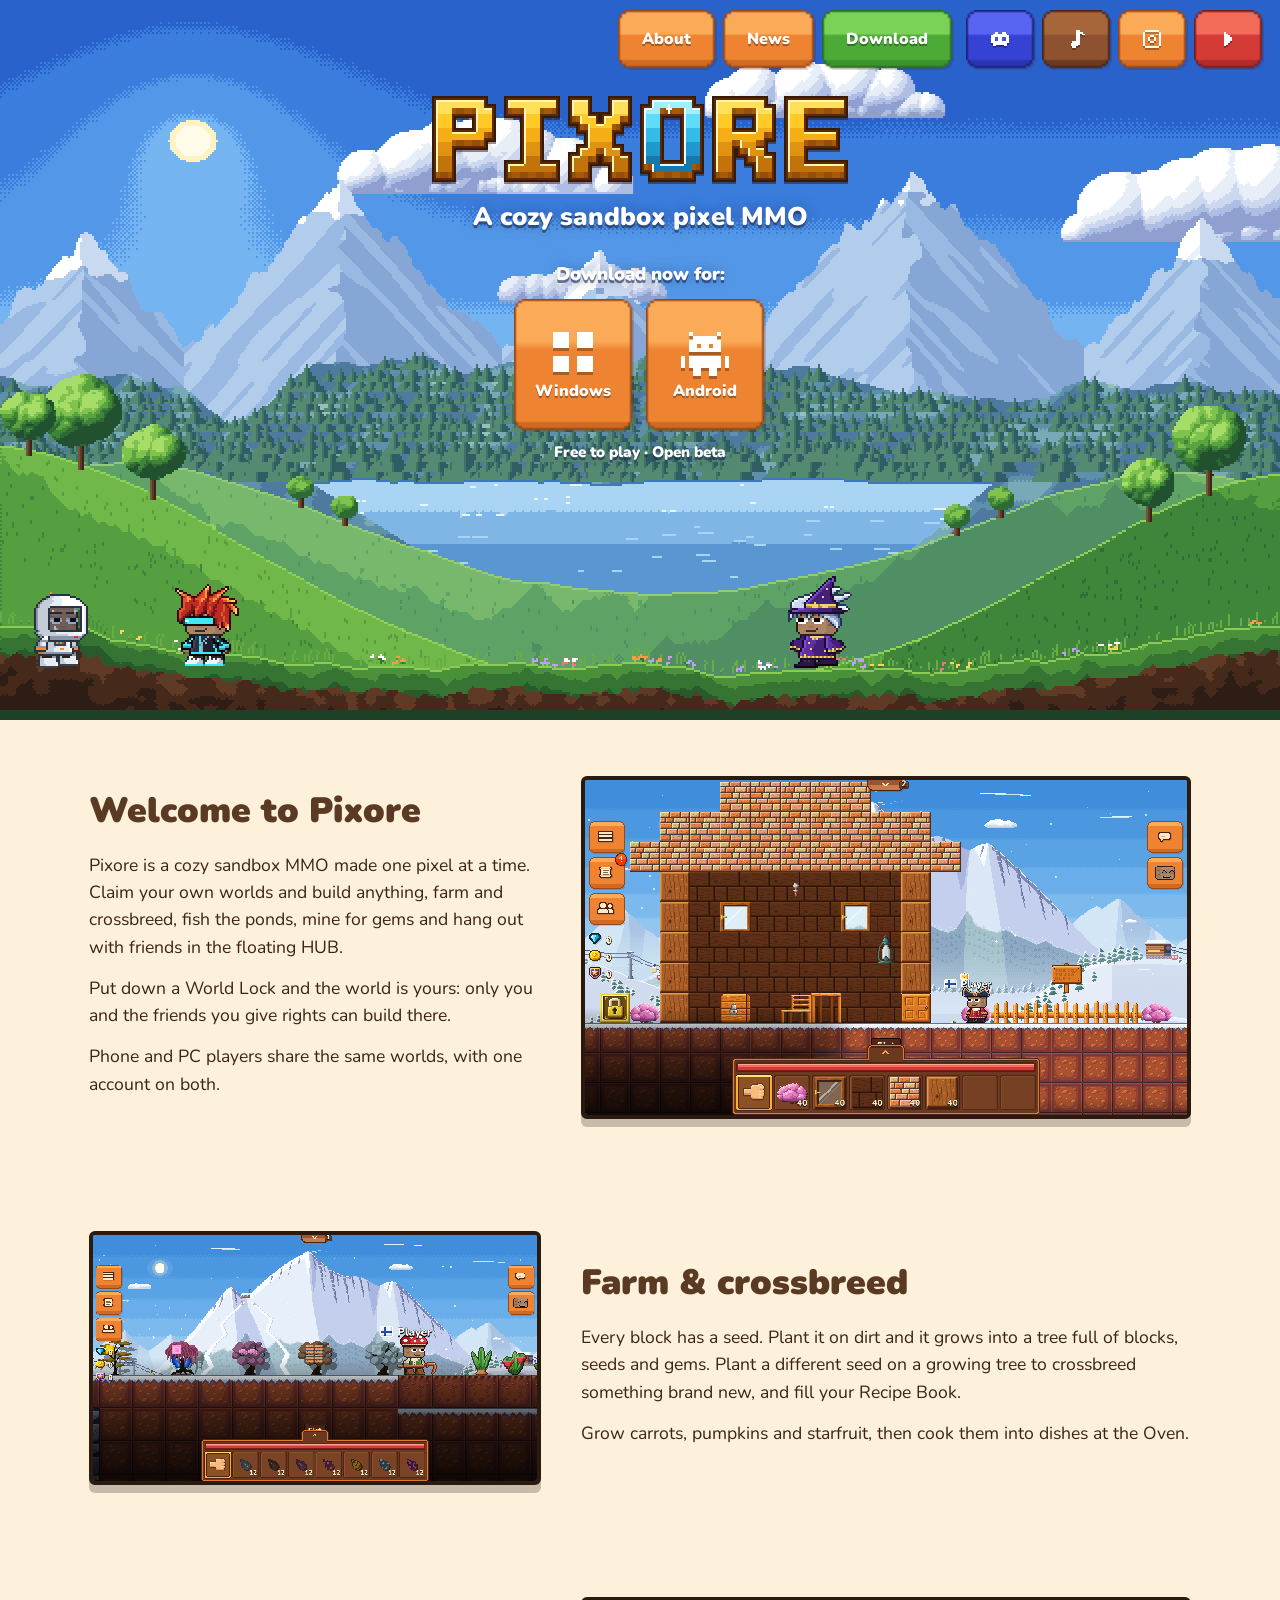
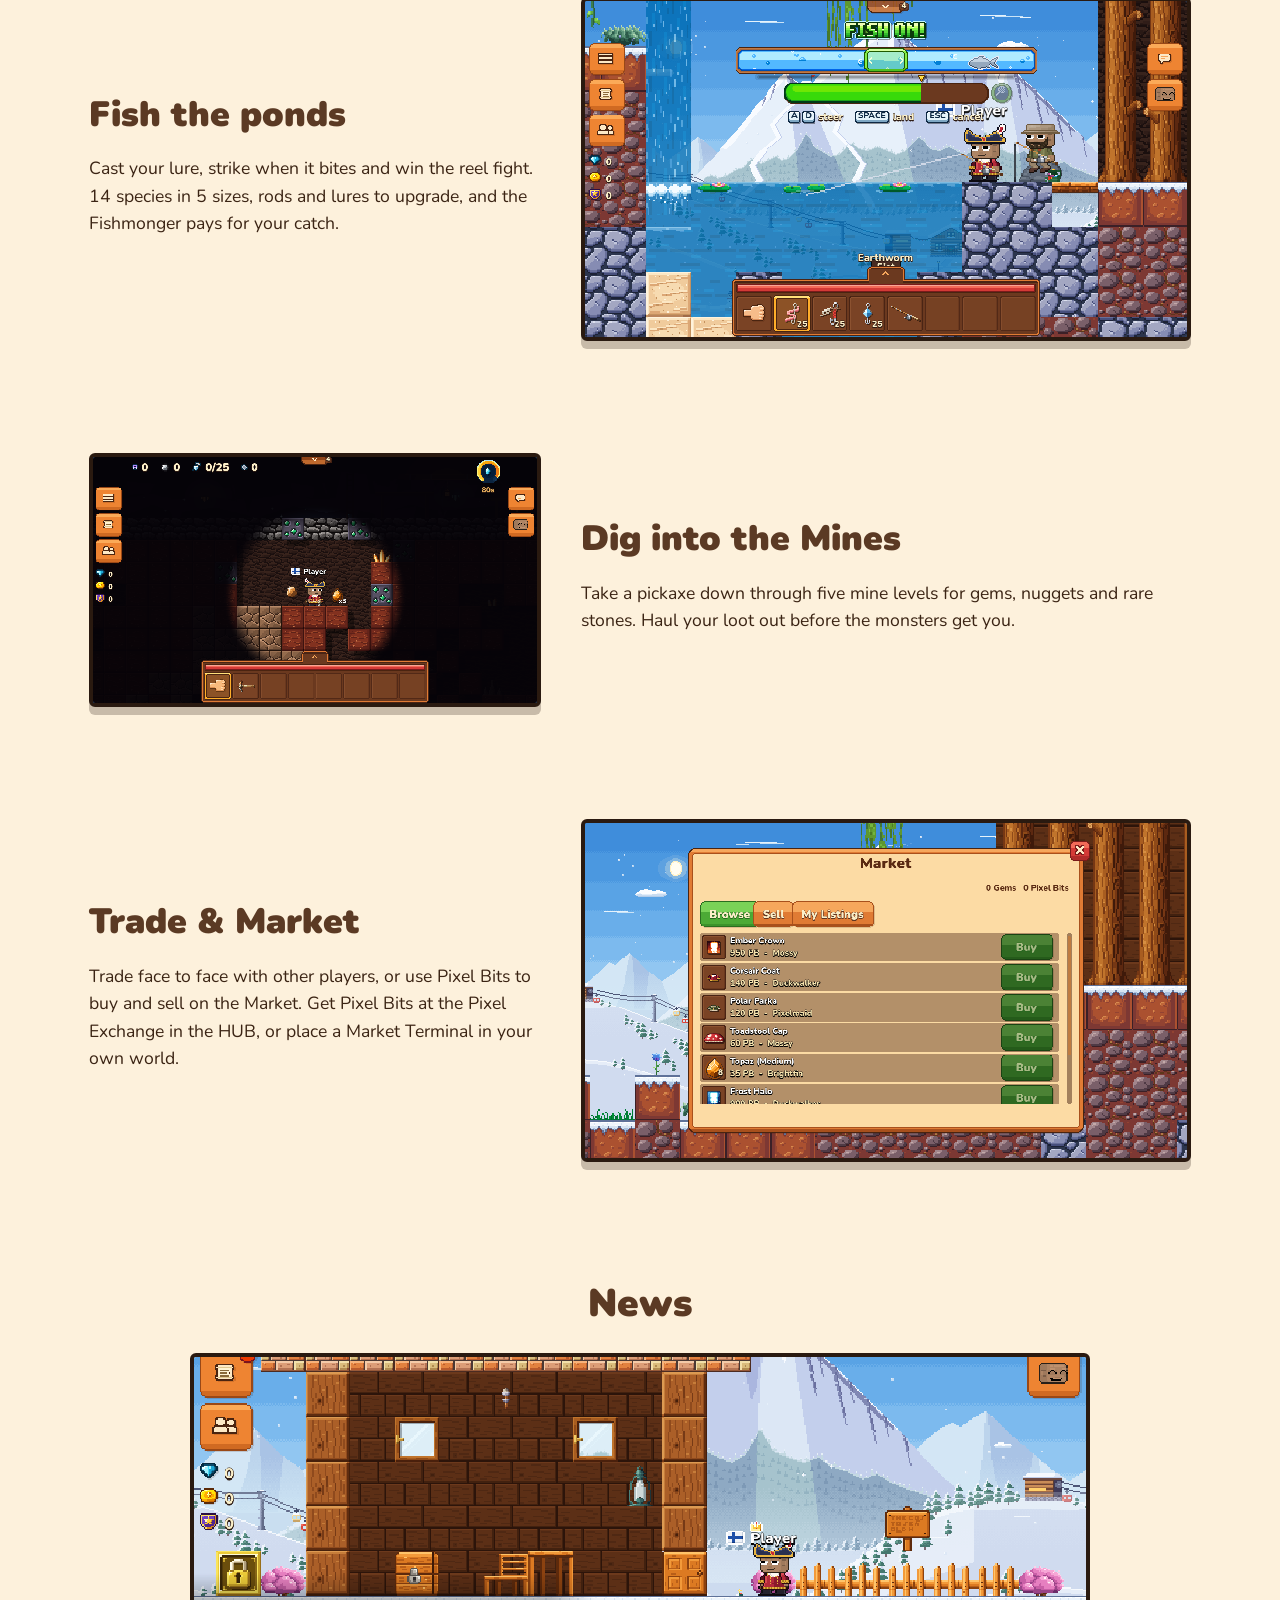
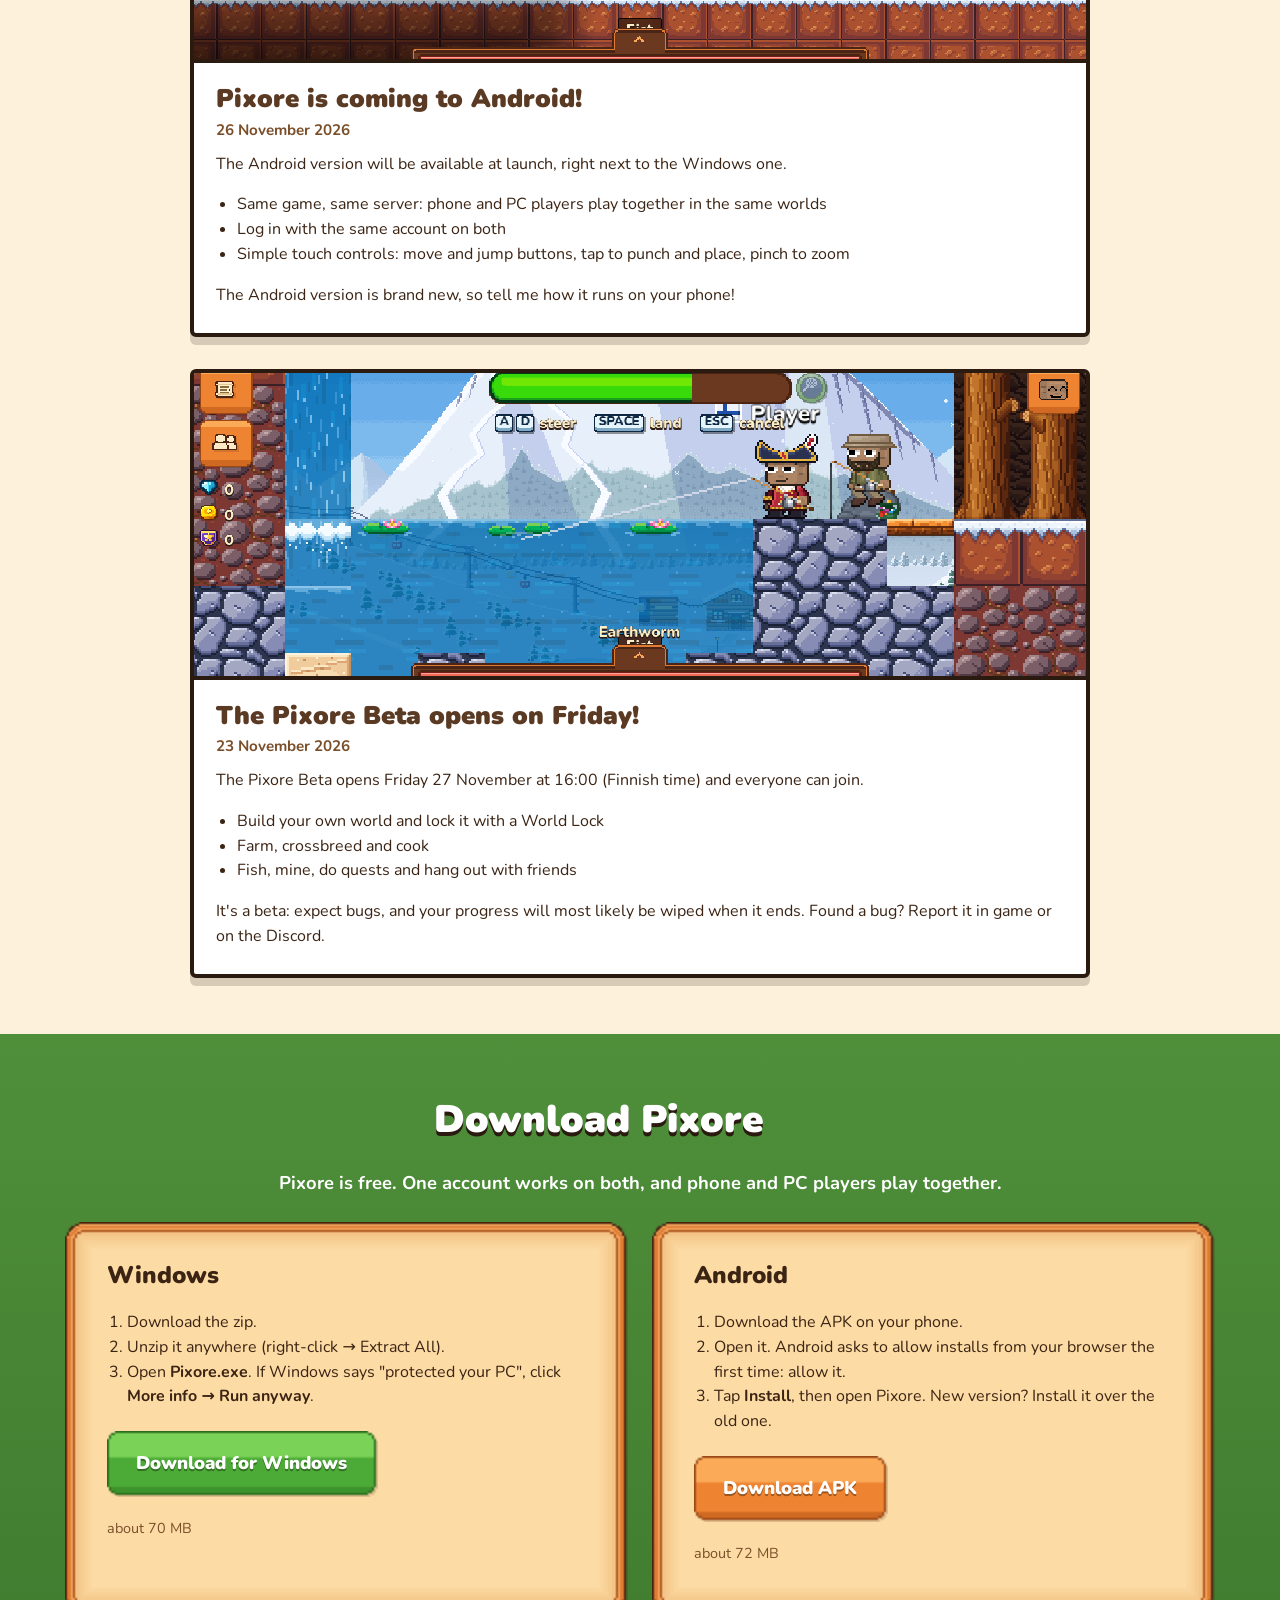
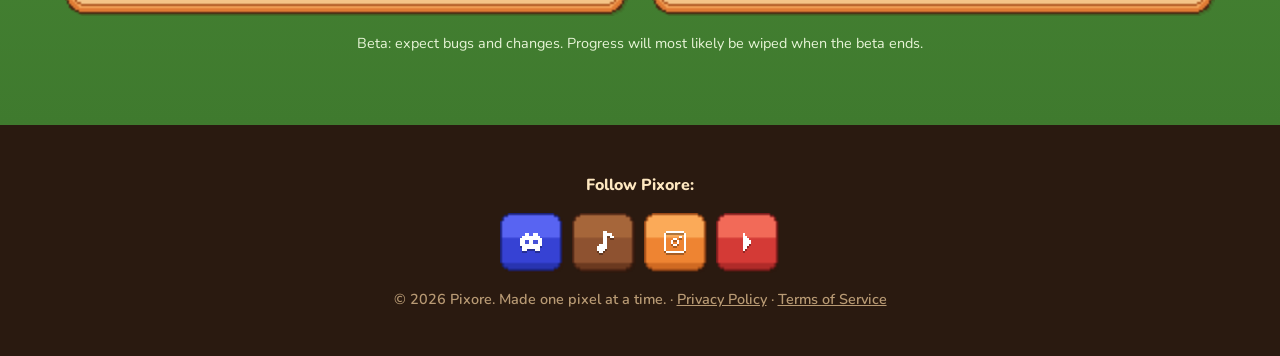
<file: index.html>
<!doctype html>
<html lang="en">
<head>
<meta charset="utf-8">
<meta name="viewport" content="width=device-width, initial-scale=1">
<title>Pixore: a cozy sandbox pixel MMO</title>
<meta name="description" content="Pixore is a free cozy sandbox pixel MMO. Build your own worlds, farm and crossbreed, fish, mine for gems and play together. Open beta on Windows and Android.">
<meta property="og:title" content="Pixore">
<meta property="og:description" content="A free cozy sandbox pixel MMO: build, farm, fish and mine with friends. Windows + Android.">
<meta property="og:image" content="img/shots/farm.png">
<link rel="icon" href="img/icon.png">
<link rel="stylesheet" href="style.css">
</head>
<body>

<nav class="nav" id="nav">
  <a class="nav-logo" href="#top"><img src="img/menu/logo.png" alt="Pixore"></a>
  <div class="nav-links">
    <a class="btn btn-orange btn-nav" href="#about">About</a>
    <a class="btn btn-orange btn-nav" href="#news">News</a>
    <a class="btn btn-green btn-nav" href="#download">Download</a>
    <span class="nav-socials">
      <a class="social social-nav social-discord" data-link="discord" href="#" target="_blank" rel="noopener" title="Discord" aria-label="Discord">
        <svg viewBox="0 0 12 12" shape-rendering="crispEdges"><rect x="3" y="2" width="2" height="1"/><rect x="7" y="2" width="2" height="1"/><rect x="2" y="3" width="8" height="1"/><rect x="1" y="4" width="10" height="4"/><rect x="2" y="8" width="8" height="1"/><rect x="2" y="9" width="2" height="1"/><rect x="8" y="9" width="2" height="1"/><rect x="3" y="5" width="2" height="2" class="eye"/><rect x="7" y="5" width="2" height="2" class="eye"/></svg>
      </a>
      <a class="social social-nav social-tiktok" data-link="tiktok" href="#" target="_blank" rel="noopener" title="TikTok" aria-label="TikTok">
        <svg viewBox="0 0 12 12" shape-rendering="crispEdges"><rect x="6" y="1" width="2" height="8"/><rect x="8" y="2" width="2" height="1"/><rect x="9" y="3" width="2" height="1"/><rect x="4" y="7" width="3" height="1"/><rect x="3" y="8" width="4" height="2"/><rect x="4" y="10" width="2" height="1"/></svg>
      </a>
      <a class="social social-nav social-instagram" data-link="instagram" href="#" target="_blank" rel="noopener" title="Instagram" aria-label="Instagram">
        <svg viewBox="0 0 12 12" shape-rendering="crispEdges"><rect x="2" y="1" width="8" height="1"/><rect x="2" y="10" width="8" height="1"/><rect x="1" y="2" width="1" height="8"/><rect x="10" y="2" width="1" height="8"/><rect x="5" y="4" width="2" height="1"/><rect x="5" y="7" width="2" height="1"/><rect x="4" y="5" width="1" height="2"/><rect x="7" y="5" width="1" height="2"/><rect x="8" y="3" width="1" height="1"/></svg>
      </a>
      <a class="social social-nav social-youtube" data-link="youtube" href="#" target="_blank" rel="noopener" title="YouTube" aria-label="YouTube">
        <svg viewBox="0 0 12 12" shape-rendering="crispEdges"><rect x="4" y="2" width="1" height="8"/><rect x="5" y="3" width="1" height="6"/><rect x="6" y="4" width="1" height="4"/><rect x="7" y="5" width="1" height="2"/></svg>
      </a>
      </span>
  </div>
</nav>

<!-- the menu landscape, layer by layer (clouds drifting); it scrolls up together with the walkers -->
<header class="hero" id="top">
  <div class="layer" data-layer="sky"></div>
  <div class="layer layer-clouds" data-layer="clouds"></div>
  <div class="layer" data-layer="far"></div>
  <div class="layer" data-layer="mid"></div>
  <div class="layer" data-layer="hills"></div>
  <div class="layer" data-layer="front"></div>
  <div class="walkers" id="walkers" aria-hidden="true"></div>
  <div class="hero-inner">
    <img class="hero-logo" src="img/menu/logo.png" alt="Pixore">
    <p class="hero-tag">A cozy sandbox pixel MMO</p>
    <p class="hero-dl-title">Download now for:</p>
    <div class="platforms">
      <a class="platform" data-link="windows" href="#download" title="Windows">
        <svg viewBox="0 0 12 12" shape-rendering="crispEdges"><rect x="1" y="1" width="4" height="4"/><rect x="7" y="1" width="4" height="4"/><rect x="1" y="7" width="4" height="4"/><rect x="7" y="7" width="4" height="4"/></svg>
        <span>Windows</span>
      </a>
      <a class="platform" data-link="android" href="#download" title="Android">
        <svg viewBox="0 0 12 12" shape-rendering="crispEdges"><rect x="2" y="1" width="1" height="1"/><rect x="9" y="1" width="1" height="1"/><rect x="3" y="2" width="6" height="1"/><rect x="2" y="3" width="8" height="3"/><rect x="2" y="7" width="8" height="3"/><rect x="0" y="7" width="1" height="3"/><rect x="11" y="7" width="1" height="3"/><rect x="3" y="10" width="2" height="2"/><rect x="7" y="10" width="2" height="2"/><rect x="4" y="4" width="1" height="1" class="eye"/><rect x="7" y="4" width="1" height="1" class="eye"/></svg>
        <span>Android</span>
      </a>
    </div>
    <p class="hero-note">Free to play &middot; <span data-text="version">Open beta</span></p>
  </div>
</header>

<main>
  <section class="row reveal" id="about">
    <div class="row-text">
      <h2>Welcome to Pixore</h2>
      <p>Pixore is a cozy sandbox MMO made one pixel at a time. Claim your own worlds and build anything, farm and crossbreed, fish the ponds, mine for gems and hang out with friends in the floating HUB.</p>
      <p>Put down a World Lock and the world is yours: only you and the friends you give rights can build there.</p>
      <p>Phone and PC players share the same worlds, with one account on both.</p>
    </div>
    <div class="carousel" data-shots="build"></div>
  </section>

  <section class="row row-flip reveal">
    <div class="row-text">
      <h2>Farm &amp; crossbreed</h2>
      <p>Every block has a seed. Plant it on dirt and it grows into a tree full of blocks, seeds and gems. Plant a different seed on a growing tree to crossbreed something brand new, and fill your Recipe Book.</p>
      <p>Grow carrots, pumpkins and starfruit, then cook them into dishes at the Oven.</p>
    </div>
    <div class="carousel" data-shots="farm"></div>
  </section>

  <section class="row reveal">
    <div class="row-text">
      <h2>Fish the ponds</h2>
      <p>Cast your lure, strike when it bites and win the reel fight. 14 species in 5 sizes, rods and lures to upgrade, and the Fishmonger pays for your catch.</p>
    </div>
    <div class="carousel" data-shots="fishing"></div>
  </section>

  <section class="row row-flip reveal">
    <div class="row-text">
      <h2>Dig into the Mines</h2>
      <p>Take a pickaxe down through five mine levels for gems, nuggets and rare stones. Haul your loot out before the monsters get you.</p>
    </div>
    <div class="carousel" data-shots="mines"></div>
  </section>

  <section class="row reveal">
    <div class="row-text">
      <h2>Trade &amp; Market</h2>
      <p>Trade face to face with other players, or use Pixel Bits to buy and sell on the Market. Get Pixel Bits at the Pixel Exchange in the HUB, or place a Market Terminal in your own world.</p>
    </div>
    <div class="carousel" data-shots="trade"></div>
  </section>


  <section class="section" id="news">
    <h2 class="section-title">News</h2>
    <div class="news" id="news-list"></div>
  </section>

  <section class="section section-alt reveal" id="download">
    <h2 class="section-title">Download Pixore</h2>
    <p class="section-lead">Pixore is free. One account works on both, and phone and PC players play together.</p>
    <p class="section-lead launch-note">The beta opens <b>Friday 27 November at 16:00</b> (Finnish time). The downloads unlock right here, automatically.</p>
    <div class="downloads">
      <div class="panel">
        <h3>Windows</h3>
        <ol>
          <li>Download the zip.</li>
          <li>Unzip it anywhere (right-click &rarr; Extract All).</li>
          <li>Open <b>Pixore.exe</b>. If Windows says "protected your PC", click <b>More info &rarr; Run anyway</b>.</li>
        </ol>
        <a class="btn btn-green" data-link="windows-file" href="#">Download for Windows</a>
        <p class="small" data-text="windows-size"></p>
      </div>
      <div class="panel">
        <h3>Android</h3>
        <ol>
          <li>Download the APK on your phone.</li>
          <li>Open it. Android asks to allow installs from your browser the first time: allow it.</li>
          <li>Tap <b>Install</b>, then open Pixore. New version? Install it over the old one.</li>
        </ol>
        <a class="btn btn-orange" data-link="android-file" href="#">Download APK</a>
        <p class="small" data-text="android-size"></p>
      </div>
    </div>
    <p class="small center">Beta: expect bugs and changes. Progress will most likely be wiped when the beta ends.</p>
  </section>
</main>

<footer class="footer">
  <p>Follow Pixore:</p>
  <div class="socials">
    <a class="social social-discord" data-link="discord" href="#" target="_blank" rel="noopener" title="Discord" aria-label="Discord">
      <svg viewBox="0 0 12 12" shape-rendering="crispEdges"><rect x="3" y="2" width="2" height="1"/><rect x="7" y="2" width="2" height="1"/><rect x="2" y="3" width="8" height="1"/><rect x="1" y="4" width="10" height="4"/><rect x="2" y="8" width="8" height="1"/><rect x="2" y="9" width="2" height="1"/><rect x="8" y="9" width="2" height="1"/><rect x="3" y="5" width="2" height="2" class="eye"/><rect x="7" y="5" width="2" height="2" class="eye"/></svg>
    </a>
    <a class="social social-tiktok" data-link="tiktok" href="#" target="_blank" rel="noopener" title="TikTok" aria-label="TikTok">
      <svg viewBox="0 0 12 12" shape-rendering="crispEdges"><rect x="6" y="1" width="2" height="8"/><rect x="8" y="2" width="2" height="1"/><rect x="9" y="3" width="2" height="1"/><rect x="4" y="7" width="3" height="1"/><rect x="3" y="8" width="4" height="2"/><rect x="4" y="10" width="2" height="1"/></svg>
    </a>
    <a class="social social-instagram" data-link="instagram" href="#" target="_blank" rel="noopener" title="Instagram" aria-label="Instagram">
      <svg viewBox="0 0 12 12" shape-rendering="crispEdges"><rect x="2" y="1" width="8" height="1"/><rect x="2" y="10" width="8" height="1"/><rect x="1" y="2" width="1" height="8"/><rect x="10" y="2" width="1" height="8"/><rect x="5" y="4" width="2" height="1"/><rect x="5" y="7" width="2" height="1"/><rect x="4" y="5" width="1" height="2"/><rect x="7" y="5" width="1" height="2"/><rect x="8" y="3" width="1" height="1"/></svg>
    </a>
    <a class="social social-youtube" data-link="youtube" href="#" target="_blank" rel="noopener" title="YouTube" aria-label="YouTube">
      <svg viewBox="0 0 12 12" shape-rendering="crispEdges"><rect x="4" y="2" width="1" height="8"/><rect x="5" y="3" width="1" height="6"/><rect x="6" y="4" width="1" height="4"/><rect x="7" y="5" width="1" height="2"/></svg>
    </a>
  </div>
  <p class="small-light">&copy; 2026 Pixore. Made one pixel at a time. · <a href="privacy.html" style="color:inherit">Privacy Policy</a> · <a href="terms.html" style="color:inherit">Terms of Service</a></p>
</footer>

<script src="site.js"></script>
<script src="news.js"></script>
<script src="main.js"></script>
<script src="walkers.js"></script>
</body>
</html>
</file>
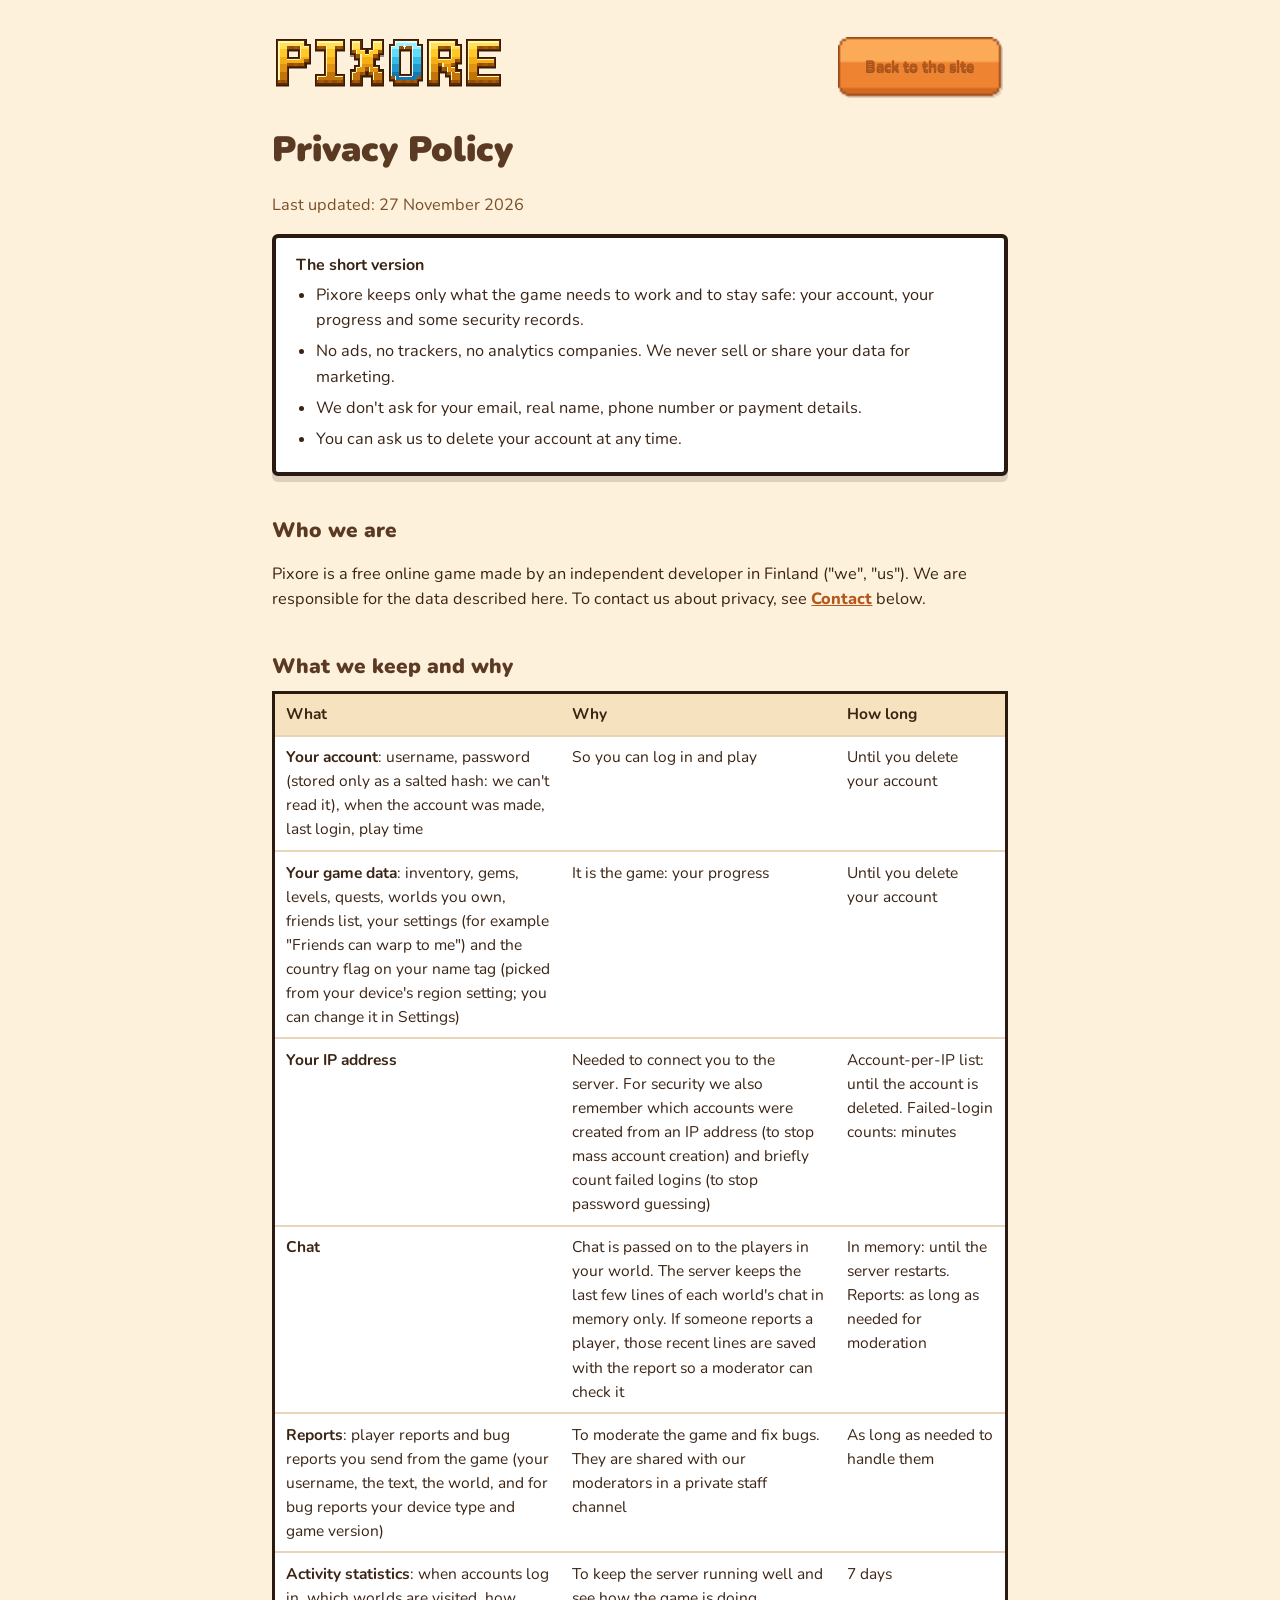
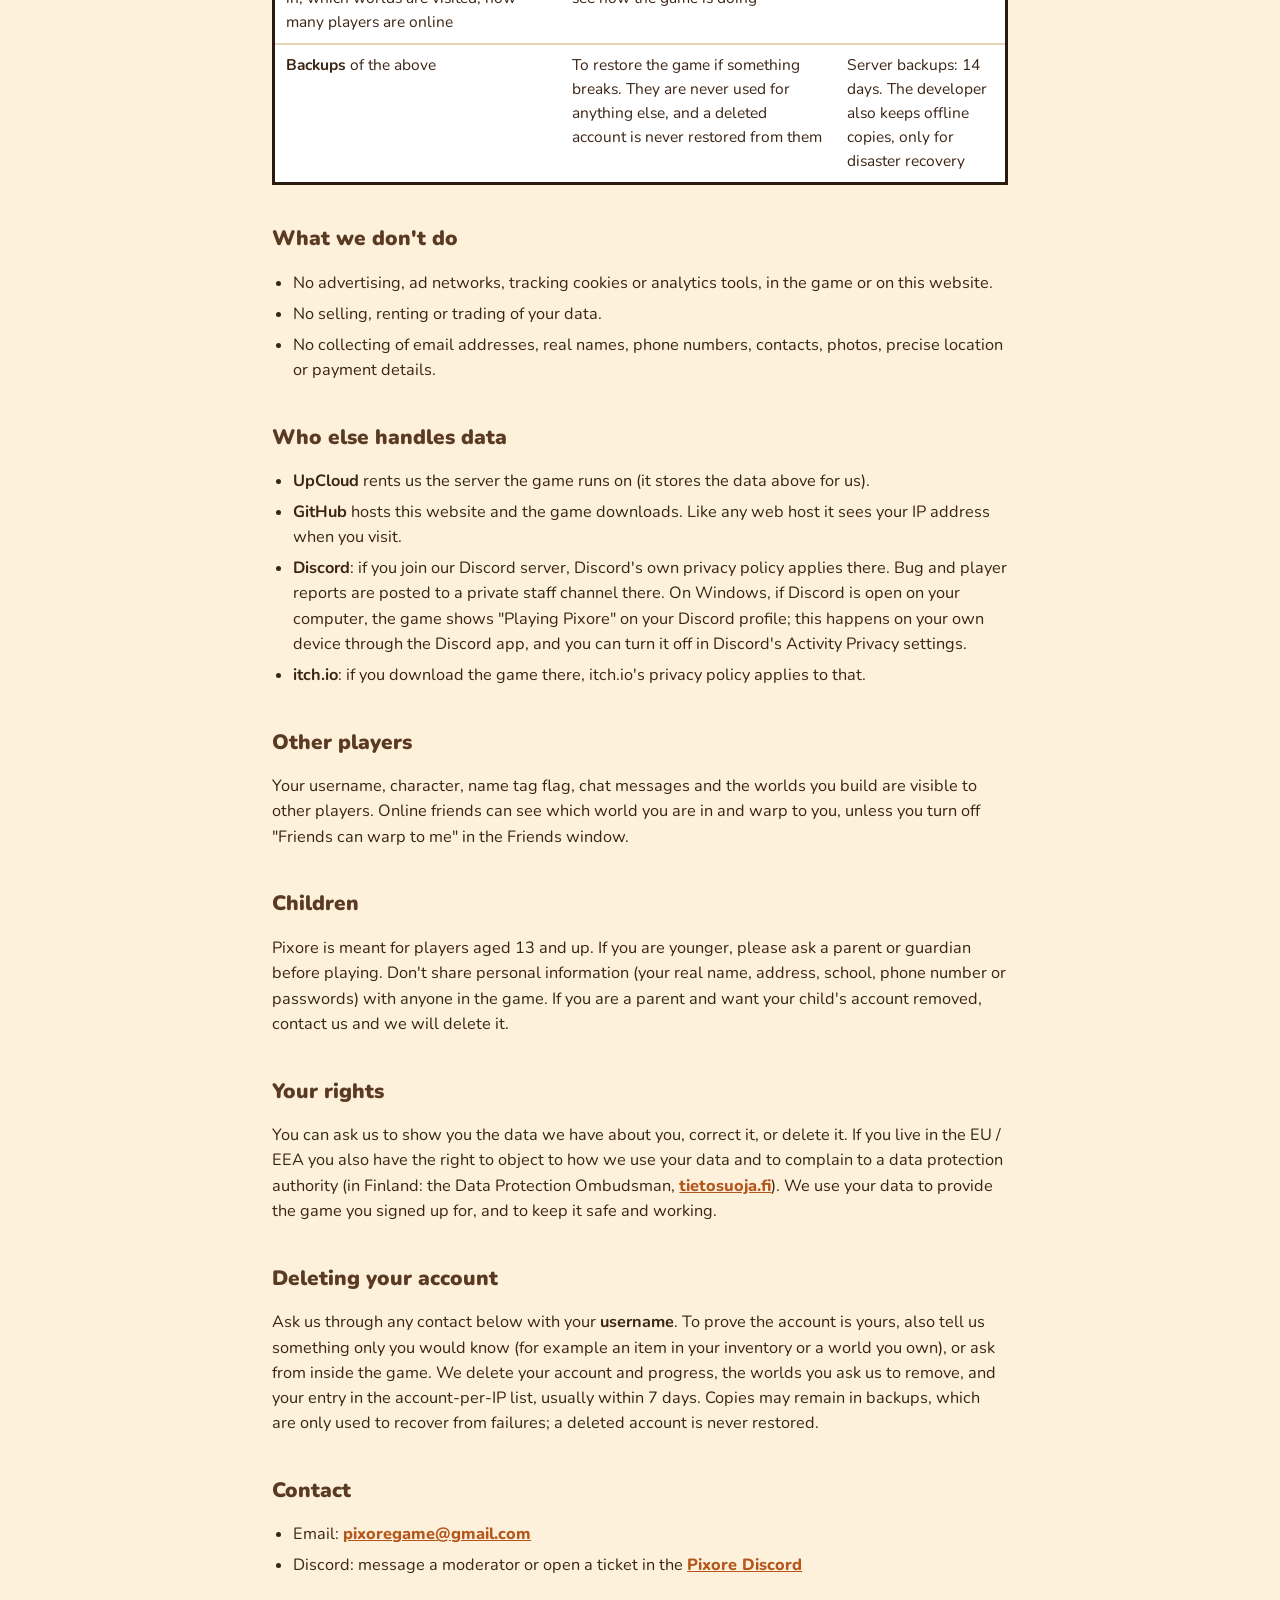
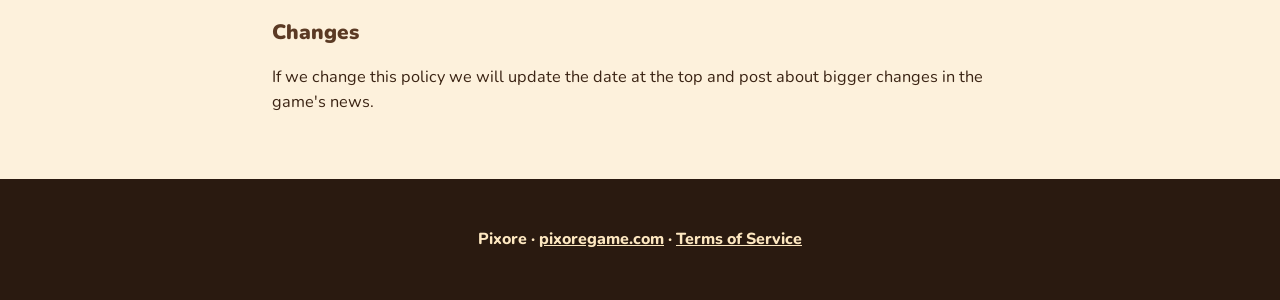
<file: privacy.html>
<!doctype html>
<html lang="en">
<head>
<meta charset="utf-8">
<meta name="viewport" content="width=device-width, initial-scale=1">
<title>Privacy Policy · Pixore</title>
<meta name="description" content="What data Pixore keeps, why, and how to get it deleted.">
<link rel="icon" href="img/icon.png">
<link rel="stylesheet" href="style.css">
<style>
  .legal { max-width: 780px; margin: 0 auto; padding: 2rem 1.4rem 3rem; }
  .legal-top { display: flex; align-items: center; justify-content: space-between; gap: 1rem; flex-wrap: wrap; margin-bottom: 1.2rem; }
  .legal-top img { height: 56px; }
  .legal h1 { font-size: 2.2rem; font-weight: 1000; color: var(--dirt); margin: 0.2em 0 0.1em; }
  .legal h2 { font-size: 1.3rem; font-weight: 900; color: var(--dirt); margin: 1.8em 0 0.4em; }
  .legal p, .legal li { font-size: 1.02rem; }
  .legal ul { padding-left: 1.3em; }
  .legal li { margin: 0.35em 0; }
  .legal .short { background: #fff; border: 4px solid var(--dark); border-radius: 6px; padding: 0.9rem 1.2rem; box-shadow: 0 6px 0 rgba(42, 26, 16, 0.15); }
  .legal .short ul { margin: 0.3em 0 0; }
  .legal table { border-collapse: collapse; width: 100%; font-size: 0.97rem; background: #fff; border: 3px solid var(--dark); }
  .legal th, .legal td { text-align: left; vertical-align: top; padding: 0.55em 0.7em; border-bottom: 2px solid #e8d5b5; }
  .legal th { background: #f6e2bf; }
  .legal a { color: #b5561b; font-weight: 800; }
</style>
</head>
<body>
<main class="legal">
  <div class="legal-top">
    <a href="index.html"><img src="img/menu/logo.png" alt="Pixore"></a>
    <a class="btn btn-orange btn-small" href="index.html">Back to the site</a>
  </div>

  <h1>Privacy Policy</h1>
  <p class="small">Last updated: 27 November 2026</p>

  <div class="short">
    <b>The short version</b>
    <ul>
      <li>Pixore keeps only what the game needs to work and to stay safe: your account, your progress and some security records.</li>
      <li>No ads, no trackers, no analytics companies. We never sell or share your data for marketing.</li>
      <li>We don't ask for your email, real name, phone number or payment details.</li>
      <li>You can ask us to delete your account at any time.</li>
    </ul>
  </div>

  <h2>Who we are</h2>
  <p>Pixore is a free online game made by an independent developer in Finland ("we", "us"). We are responsible for the
  data described here. To contact us about privacy, see <a href="#contact">Contact</a> below.</p>

  <h2>What we keep and why</h2>
  <table>
    <tr><th>What</th><th>Why</th><th>How long</th></tr>
    <tr><td><b>Your account</b>: username, password (stored only as a salted hash: we can't read it), when the account
      was made, last login, play time</td><td>So you can log in and play</td><td>Until you delete your account</td></tr>
    <tr><td><b>Your game data</b>: inventory, gems, levels, quests, worlds you own, friends list, your settings (for
      example "Friends can warp to me") and the country flag on your name tag (picked from your device's region setting;
      you can change it in Settings)</td><td>It is the game: your progress</td><td>Until you delete your account</td></tr>
    <tr><td><b>Your IP address</b></td><td>Needed to connect you to the server. For security we also remember which
      accounts were created from an IP address (to stop mass account creation) and briefly count failed logins (to stop
      password guessing)</td><td>Account-per-IP list: until the account is deleted. Failed-login counts: minutes</td></tr>
    <tr><td><b>Chat</b></td><td>Chat is passed on to the players in your world. The server keeps the last few lines of
      each world's chat in memory only. If someone reports a player, those recent lines are saved with the report so a
      moderator can check it</td><td>In memory: until the server restarts. Reports: as long as needed for moderation</td></tr>
    <tr><td><b>Reports</b>: player reports and bug reports you send from the game (your username, the text, the world,
      and for bug reports your device type and game version)</td><td>To moderate the game and fix bugs. They are shared
      with our moderators in a private staff channel</td><td>As long as needed to handle them</td></tr>
    <tr><td><b>Activity statistics</b>: when accounts log in, which worlds are visited, how many players are online</td>
      <td>To keep the server running well and see how the game is doing</td><td>7 days</td></tr>
    <tr><td><b>Backups</b> of the above</td><td>To restore the game if something breaks. They are never used for anything else, and a deleted account is never restored from them</td><td>Server backups: 14 days. The developer also keeps offline copies, only for disaster recovery</td></tr>
  </table>

  <h2>What we don't do</h2>
  <ul>
    <li>No advertising, ad networks, tracking cookies or analytics tools, in the game or on this website.</li>
    <li>No selling, renting or trading of your data.</li>
    <li>No collecting of email addresses, real names, phone numbers, contacts, photos, precise location or payment details.</li>
  </ul>

  <h2>Who else handles data</h2>
  <ul>
    <li><b>UpCloud</b> rents us the server the game runs on (it stores the data above for us).</li>
    <li><b>GitHub</b> hosts this website and the game downloads. Like any web host it sees your IP address when you visit.</li>
    <li><b>Discord</b>: if you join our Discord server, Discord's own privacy policy applies there. Bug and player reports
      are posted to a private staff channel there. On Windows, if Discord is open on your computer, the game shows
      "Playing Pixore" on your Discord profile; this happens on your own device through the Discord app, and you can
      turn it off in Discord's Activity Privacy settings.</li>
    <li><b>itch.io</b>: if you download the game there, itch.io's privacy policy applies to that.</li>
  </ul>

  <h2>Other players</h2>
  <p>Your username, character, name tag flag, chat messages and the worlds you build are visible to other players.
  Online friends can see which world you are in and warp to you, unless you turn off "Friends can warp to me" in the
  Friends window.</p>

  <h2>Children</h2>
  <p>Pixore is meant for players aged 13 and up. If you are younger, please ask a parent or guardian before playing.
  Don't share personal information (your real name, address, school, phone number or passwords) with anyone in the
  game. If you are a parent and want your child's account removed, contact us and we will delete it.</p>

  <h2>Your rights</h2>
  <p>You can ask us to show you the data we have about you, correct it, or delete it. If you live in the EU / EEA you
  also have the right to object to how we use your data and to complain to a data protection authority (in Finland:
  the Data Protection Ombudsman, <a href="https://tietosuoja.fi/en" rel="noopener">tietosuoja.fi</a>). We use your data
  to provide the game you signed up for, and to keep it safe and working.</p>

  <h2 id="delete">Deleting your account</h2>
  <p>Ask us through any contact below with your <b>username</b>. To prove the account is yours, also tell us something
  only you would know (for example an item in your inventory or a world you own), or ask from inside the game. We
  delete your account and progress, the worlds you ask us to remove, and your entry in the account-per-IP list,
  usually within 7 days. Copies may remain in backups, which are only used to recover from failures; a deleted account is never restored.</p>

  <h2 id="contact">Contact</h2>
  <ul>
    <li>Email: <a href="mailto:pixoregame@gmail.com">pixoregame@gmail.com</a></li>
    <li>Discord: message a moderator or open a ticket in the <a href="https://discord.gg/yTE9RgfEEu" rel="noopener">Pixore Discord</a></li>
  </ul>

  <h2>Changes</h2>
  <p>If we change this policy we will update the date at the top and post about bigger changes in the game's news.</p>
</main>
<footer class="footer"><p>Pixore · <a href="index.html" style="color:#fde7c0">pixoregame.com</a> · <a href="terms.html" style="color:#fde7c0">Terms of Service</a></p></footer>
</body>
</html>
</file>
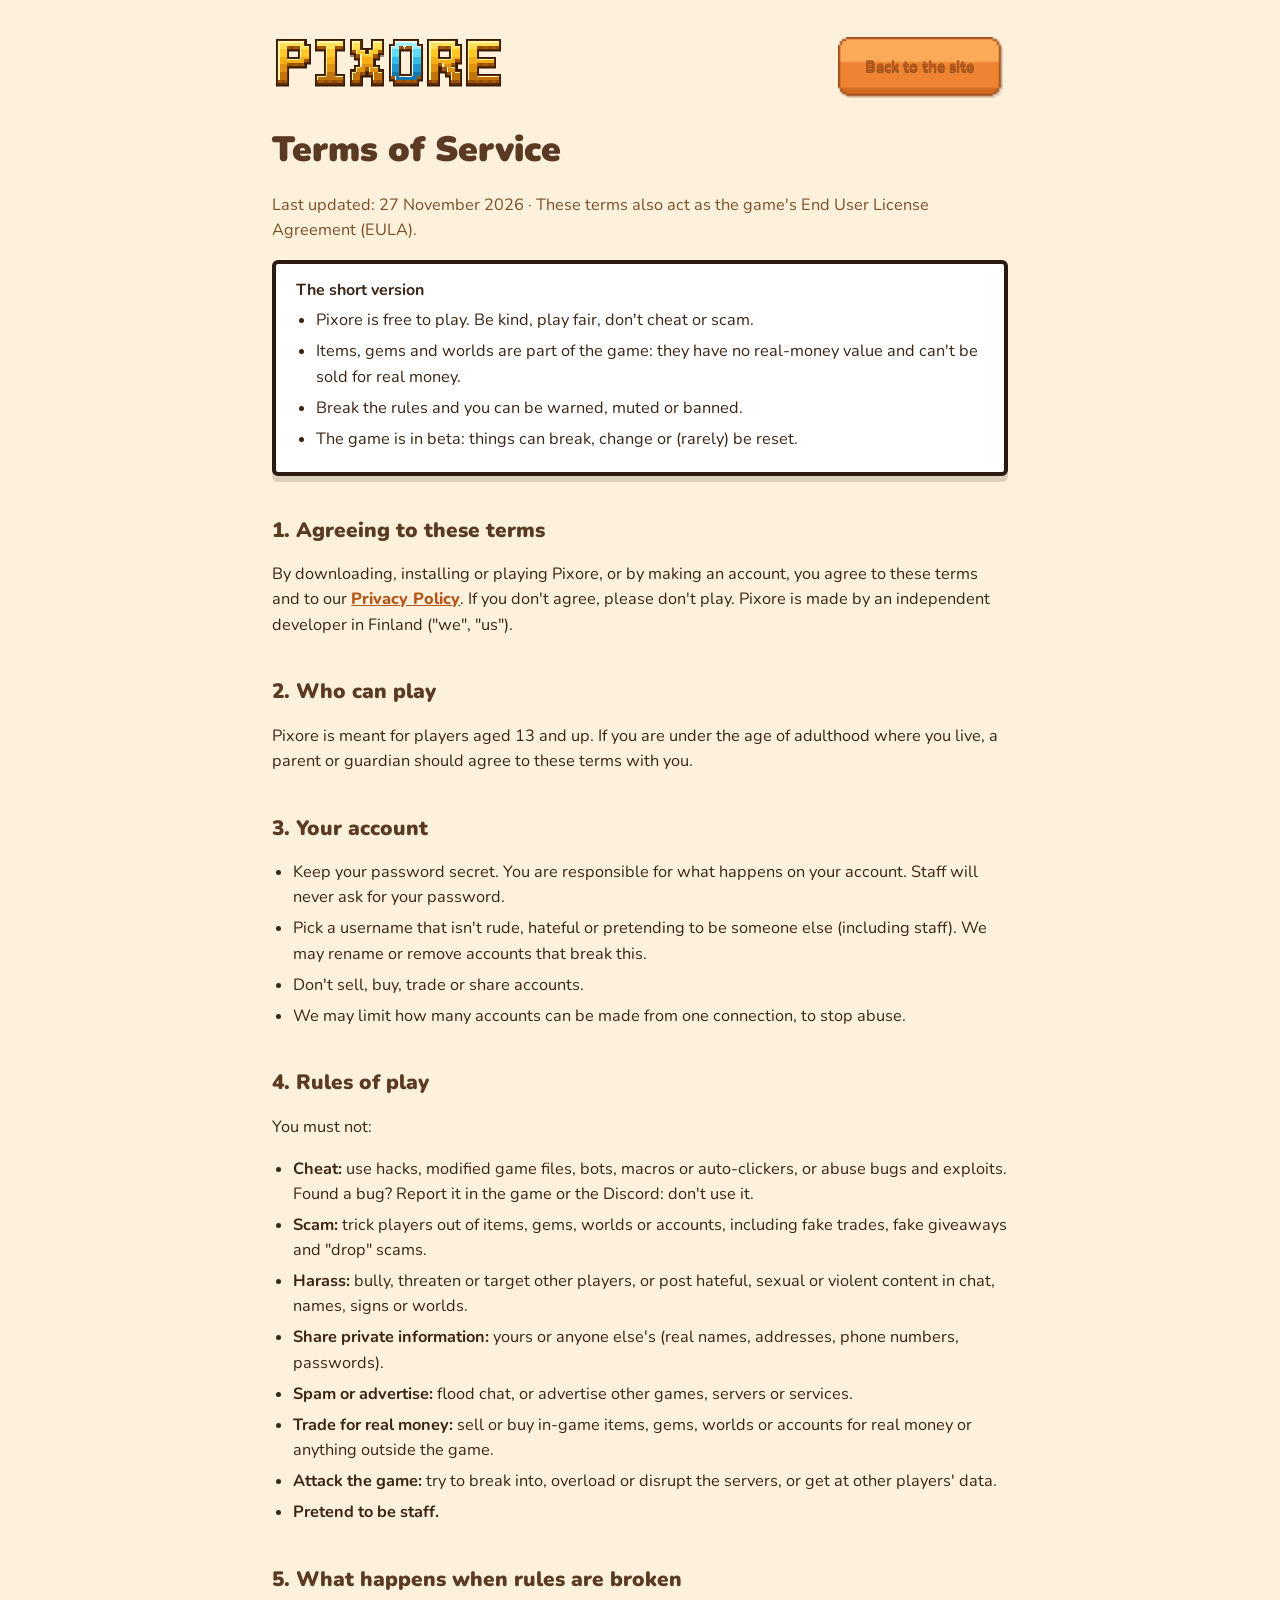
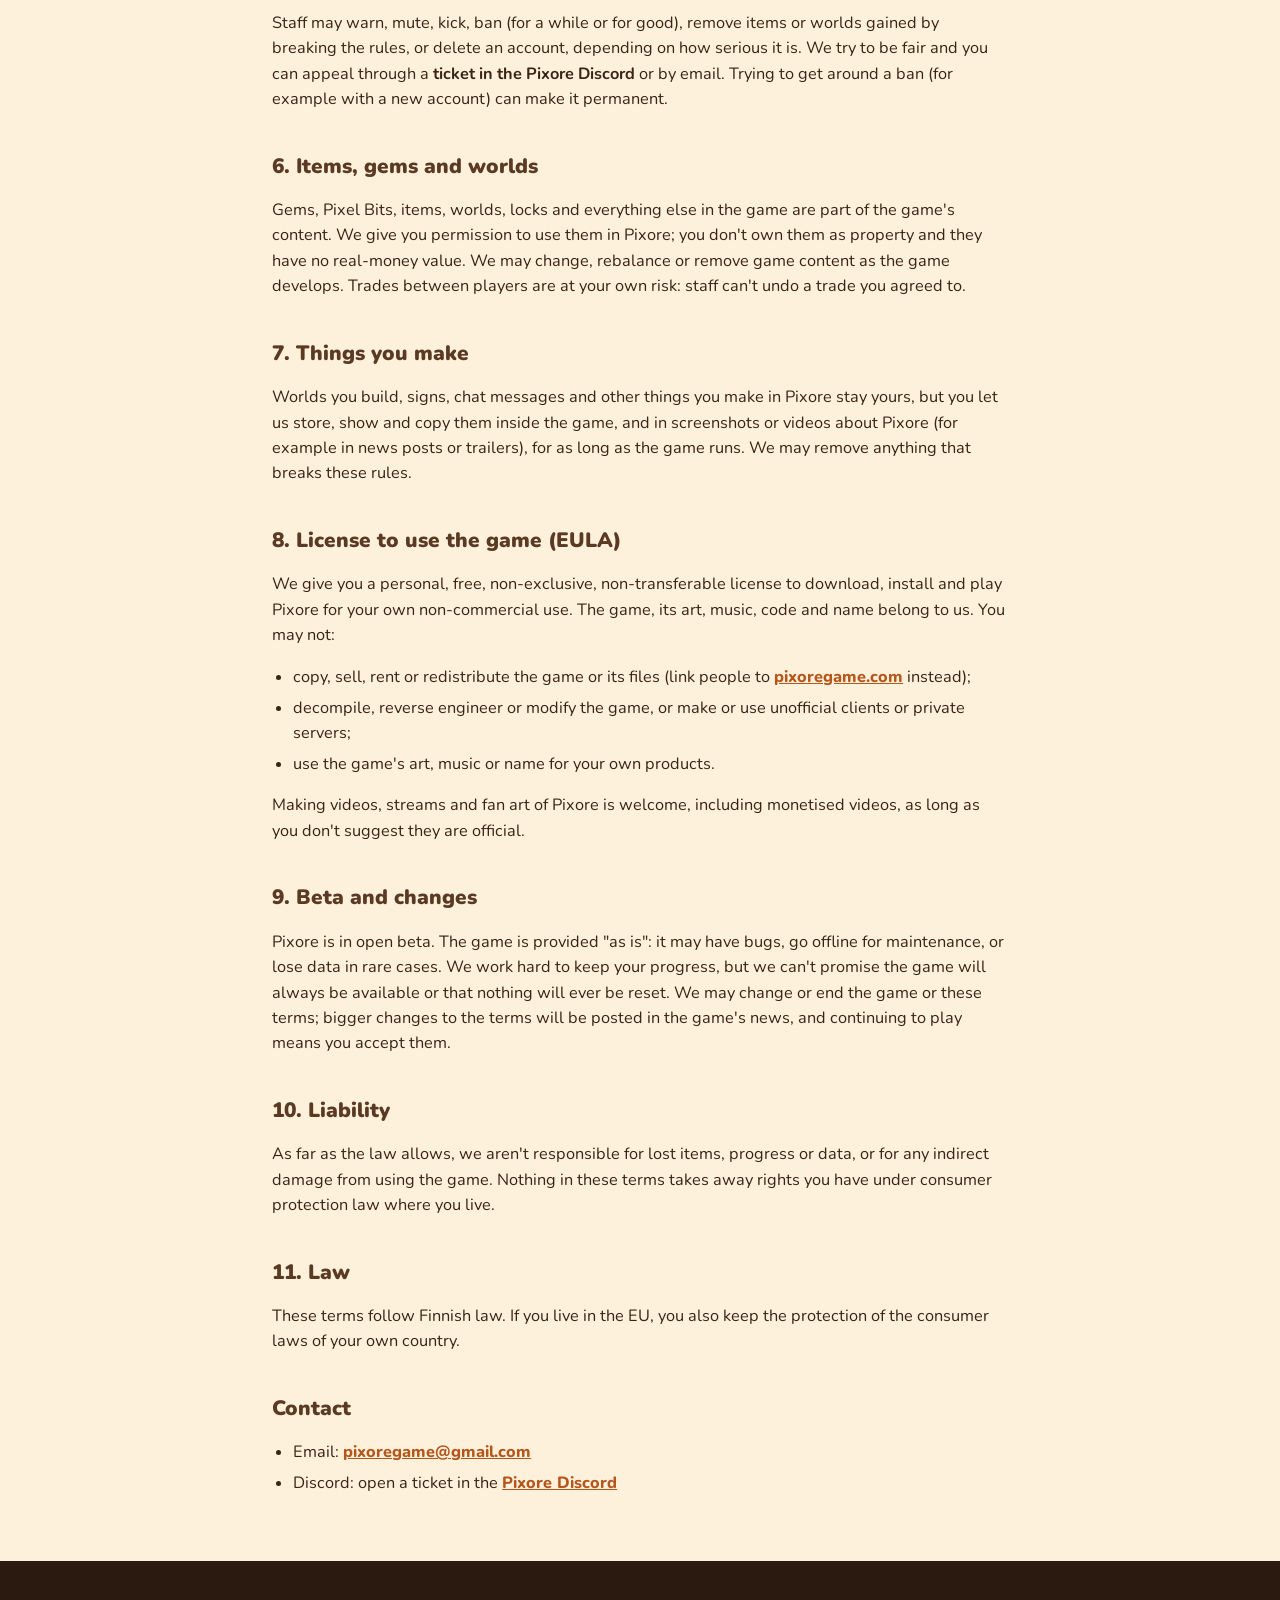
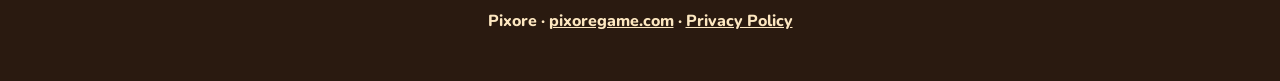
<file: terms.html>
<!doctype html>
<html lang="en">
<head>
<meta charset="utf-8">
<meta name="viewport" content="width=device-width, initial-scale=1">
<title>Terms of Service · Pixore</title>
<meta name="description" content="The rules for playing Pixore and using the game.">
<link rel="icon" href="img/icon.png">
<link rel="stylesheet" href="style.css">
<style>
  .legal { max-width: 780px; margin: 0 auto; padding: 2rem 1.4rem 3rem; }
  .legal-top { display: flex; align-items: center; justify-content: space-between; gap: 1rem; flex-wrap: wrap; margin-bottom: 1.2rem; }
  .legal-top img { height: 56px; }
  .legal h1 { font-size: 2.2rem; font-weight: 1000; color: var(--dirt); margin: 0.2em 0 0.1em; }
  .legal h2 { font-size: 1.3rem; font-weight: 900; color: var(--dirt); margin: 1.8em 0 0.4em; }
  .legal p, .legal li { font-size: 1.02rem; }
  .legal ul { padding-left: 1.3em; }
  .legal li { margin: 0.35em 0; }
  .legal .short { background: #fff; border: 4px solid var(--dark); border-radius: 6px; padding: 0.9rem 1.2rem; box-shadow: 0 6px 0 rgba(42, 26, 16, 0.15); }
  .legal .short ul { margin: 0.3em 0 0; }
  .legal table { border-collapse: collapse; width: 100%; font-size: 0.97rem; background: #fff; border: 3px solid var(--dark); }
  .legal th, .legal td { text-align: left; vertical-align: top; padding: 0.55em 0.7em; border-bottom: 2px solid #e8d5b5; }
  .legal th { background: #f6e2bf; }
  .legal a { color: #b5561b; font-weight: 800; }
</style>
</head>
<body>
<main class="legal">
  <div class="legal-top">
    <a href="index.html"><img src="img/menu/logo.png" alt="Pixore"></a>
    <a class="btn btn-orange btn-small" href="index.html">Back to the site</a>
  </div>

  <h1>Terms of Service</h1>
  <p class="small">Last updated: 27 November 2026 · These terms also act as the game's End User License Agreement (EULA).</p>

  <div class="short">
    <b>The short version</b>
    <ul>
      <li>Pixore is free to play. Be kind, play fair, don't cheat or scam.</li>
      <li>Items, gems and worlds are part of the game: they have no real-money value and can't be sold for real money.</li>
      <li>Break the rules and you can be warned, muted or banned.</li>
      <li>The game is in beta: things can break, change or (rarely) be reset.</li>
    </ul>
  </div>

  <h2>1. Agreeing to these terms</h2>
  <p>By downloading, installing or playing Pixore, or by making an account, you agree to these terms and to our
  <a href="privacy.html">Privacy Policy</a>. If you don't agree, please don't play. Pixore is made by an independent
  developer in Finland ("we", "us").</p>

  <h2>2. Who can play</h2>
  <p>Pixore is meant for players aged 13 and up. If you are under the age of adulthood where you live, a parent or
  guardian should agree to these terms with you.</p>

  <h2>3. Your account</h2>
  <ul>
    <li>Keep your password secret. You are responsible for what happens on your account. Staff will never ask for your password.</li>
    <li>Pick a username that isn't rude, hateful or pretending to be someone else (including staff). We may rename or remove accounts that break this.</li>
    <li>Don't sell, buy, trade or share accounts.</li>
    <li>We may limit how many accounts can be made from one connection, to stop abuse.</li>
  </ul>

  <h2>4. Rules of play</h2>
  <p>You must not:</p>
  <ul>
    <li><b>Cheat:</b> use hacks, modified game files, bots, macros or auto-clickers, or abuse bugs and exploits. Found a bug? Report it in the game or the Discord: don't use it.</li>
    <li><b>Scam:</b> trick players out of items, gems, worlds or accounts, including fake trades, fake giveaways and "drop" scams.</li>
    <li><b>Harass:</b> bully, threaten or target other players, or post hateful, sexual or violent content in chat, names, signs or worlds.</li>
    <li><b>Share private information:</b> yours or anyone else's (real names, addresses, phone numbers, passwords).</li>
    <li><b>Spam or advertise:</b> flood chat, or advertise other games, servers or services.</li>
    <li><b>Trade for real money:</b> sell or buy in-game items, gems, worlds or accounts for real money or anything outside the game.</li>
    <li><b>Attack the game:</b> try to break into, overload or disrupt the servers, or get at other players' data.</li>
    <li><b>Pretend to be staff.</b></li>
  </ul>

  <h2>5. What happens when rules are broken</h2>
  <p>Staff may warn, mute, kick, ban (for a while or for good), remove items or worlds gained by breaking the rules,
  or delete an account, depending on how serious it is. We try to be fair and you can appeal through a
  <b>ticket in the Pixore Discord</b> or by email. Trying to get around a ban (for example with a new account) can
  make it permanent.</p>

  <h2>6. Items, gems and worlds</h2>
  <p>Gems, Pixel Bits, items, worlds, locks and everything else in the game are part of the game's content. We give
  you permission to use them in Pixore; you don't own them as property and they have no real-money value. We may
  change, rebalance or remove game content as the game develops. Trades between players are at your own risk:
  staff can't undo a trade you agreed to.</p>

  <h2>7. Things you make</h2>
  <p>Worlds you build, signs, chat messages and other things you make in Pixore stay yours, but you let us store,
  show and copy them inside the game, and in screenshots or videos about Pixore (for example in news posts or
  trailers), for as long as the game runs. We may remove anything that breaks these rules.</p>

  <h2>8. License to use the game (EULA)</h2>
  <p>We give you a personal, free, non-exclusive, non-transferable license to download, install and play Pixore
  for your own non-commercial use. The game, its art, music, code and name belong to us. You may not:</p>
  <ul>
    <li>copy, sell, rent or redistribute the game or its files (link people to <a href="index.html">pixoregame.com</a> instead);</li>
    <li>decompile, reverse engineer or modify the game, or make or use unofficial clients or private servers;</li>
    <li>use the game's art, music or name for your own products.</li>
  </ul>
  <p>Making videos, streams and fan art of Pixore is welcome, including monetised videos, as long as you don't
  suggest they are official.</p>

  <h2>9. Beta and changes</h2>
  <p>Pixore is in open beta. The game is provided "as is": it may have bugs, go offline for maintenance, or lose
  data in rare cases. We work hard to keep your progress, but we can't promise the game will always be available or
  that nothing will ever be reset. We may change or end the game or these terms; bigger changes to the terms will
  be posted in the game's news, and continuing to play means you accept them.</p>

  <h2>10. Liability</h2>
  <p>As far as the law allows, we aren't responsible for lost items, progress or data, or for any indirect damage
  from using the game. Nothing in these terms takes away rights you have under consumer protection law where you live.</p>

  <h2>11. Law</h2>
  <p>These terms follow Finnish law. If you live in the EU, you also keep the protection of the consumer laws of your
  own country.</p>

  <h2 id="contact">Contact</h2>
  <ul>
    <li>Email: <a href="mailto:pixoregame@gmail.com">pixoregame@gmail.com</a></li>
    <li>Discord: open a ticket in the <a href="https://discord.gg/yTE9RgfEEu" rel="noopener">Pixore Discord</a></li>
  </ul>
</main>
<footer class="footer"><p>Pixore · <a href="index.html" style="color:#fde7c0">pixoregame.com</a> · <a href="privacy.html" style="color:#fde7c0">Privacy Policy</a></p></footer>
</body>
</html>
</file>
<file: style.css>
/* Pixore website: the game's UI kit (orange) as 9-slices at a whole-number scale --k; the hero art at --art. */
@font-face {
  font-family: "Nunito";
  src: url("fonts/Nunito.ttf") format("truetype");
  font-weight: 200 1000;
  font-display: swap;
}

:root {
  --k: 2;
  --art: 2;
  --ink: #3b2414;
  --ink-soft: #7a4f2a;
  --paper: #fdf1dc;
  --dirt: #5b3a24;
  --dark: #2a1a10;
}

* { box-sizing: border-box; }
html { scroll-behavior: smooth; }
body {
  margin: 0;
  overflow-x: hidden;
  font-family: "Nunito", system-ui, sans-serif;
  color: var(--ink);
  background: var(--paper);
  line-height: 1.55;
}
img { image-rendering: pixelated; }

/* ── buttons: the kit button art, 9-sliced (margins l9 t9 r10 b10) ─────────────────────────────────────────── */
.btn {
  display: inline-block;
  min-width: 10em;
  text-align: center;
  font-weight: 900;
  font-size: 1.15rem;
  color: #fff;
  text-decoration: none;
  text-shadow: 0 2px 0 rgba(0, 0, 0, 0.35);
  border-style: solid;
  border-width: calc(var(--k) * 9px) calc(var(--k) * 10px) calc(var(--k) * 10px) calc(var(--k) * 9px);
  border-image-slice: 9 10 10 9 fill;
  border-image-repeat: stretch;
  padding: 0 0.6em;
  margin: 0.3em;
  cursor: pointer;
  transition: transform 0.12s steps(2);
}
.btn:hover { transform: translateY(-2px); }
.btn-wait { cursor: default; filter: saturate(0.6); }
.btn-wait:hover { transform: none; }
.btn-small { min-width: 0; font-size: 0.95rem; border-width: 18px 20px 20px 18px; }
.btn-green { border-image-source: url("img/kit/btn_green.png"); }
.btn-green:hover { border-image-source: url("img/kit/btn_green_hover.png"); }
.btn-green:active { border-image-source: url("img/kit/btn_green_pressed.png"); }
.btn-orange { border-image-source: url("img/kit/btn_orange.png"); }
.btn-orange:hover { border-image-source: url("img/kit/btn_orange_hover.png"); }
.btn-orange:active { border-image-source: url("img/kit/btn_orange_pressed.png"); }
.btn-discord { border-image-source: url("img/kit/btn_discord.png"); }
.btn-discord:hover { border-image-source: url("img/kit/btn_discord_hover.png"); }
.btn-discord:active { border-image-source: url("img/kit/btn_discord_pressed.png"); }

/* the gold game window (margins 16 16 17 17) */
.panel {
  border-style: solid;
  border-width: calc(var(--k) * 16px) calc(var(--k) * 17px) calc(var(--k) * 17px) calc(var(--k) * 16px);
  border-image: url("img/kit/panel_gold.png") 16 17 17 16 fill stretch;
  padding: 0.2em 0.6em;
}
.panel h3 { margin: 0 0 0.3em; font-size: 1.5rem; font-weight: 900; }

/* ── nav: buttons floating over the hero; past the hero a plank bar (the hotbar frame look) + the small logo ──── */
.nav {
  position: fixed; top: 0; left: 0; right: 0; z-index: 20;
  display: flex; align-items: center; justify-content: space-between;
  padding: 10px 16px;
  transition: background-color 0.25s steps(3), box-shadow 0.25s steps(3);
}
.nav.solid {
  background: #5a331d;
  box-shadow: inset 0 2px 0 #7d4a2a, inset 0 -2px 0 #3d2112, 0 3px 0 #e8822e, 0 7px 0 rgba(42, 26, 16, 0.35);
}
.nav-logo { display: block; opacity: 0; pointer-events: none; transition: opacity 0.25s steps(3); }
.nav.solid .nav-logo { opacity: 1; pointer-events: auto; }
.nav-logo img { display: block; width: 216px; height: 52px; }   /* the logo at exactly 1x: crisp */
.nav-links { display: flex; align-items: center; gap: 6px; }
.btn-nav { min-width: 0; margin: 0; font-size: 1rem; border-width: 18px 20px 20px 18px; padding: 0 6px; line-height: 22px; }   /* 60 px tall, like the icon buttons */

/* ── hero: the layers, the logo, the platform buttons, the walkers ───────────────────────────────────────── */
.hero { position: relative; overflow: hidden; }
.hero .layer {
  position: absolute; left: 0; right: 0; top: 0; height: 100%;
  background-repeat: repeat-x;
  image-rendering: pixelated;
}
.hero .layer-clouds { right: auto; will-change: transform; }
.hero-inner {
  position: relative; z-index: 3;
  display: flex; flex-direction: column; align-items: center;
  padding-top: calc(60px + var(--art) * 14px);
  text-align: center;
}
.hero-logo {
  width: calc(216px * var(--art)); max-width: 92vw; height: auto;
  animation: bob 3.2s steps(4) infinite;
}
@keyframes bob { 0%, 100% { transform: translateY(0); } 50% { transform: translateY(calc(var(--art) * -2px)); } }
.hero-tag, .hero-dl-title, .hero-note {
  color: #fff; font-weight: 900; margin: 0.2em 1em;
  text-shadow: 0 3px 0 rgba(30, 40, 80, 0.6), 0 0 14px rgba(30, 40, 80, 0.4);
}
.hero-tag { font-size: 1.6rem; }
.hero-dl-title { font-size: 1.15rem; margin-top: 1em; }
.hero-note { font-size: 0.95rem; }
.platforms { display: flex; gap: 0.8rem; margin: 0.4em; }
.platform {
  display: flex; flex-direction: column; align-items: center; gap: 0.2em;
  width: 7.5rem; padding: 0.7rem 0.4rem 0.5rem;
  border-style: solid;
  border-width: 18px 20px 20px 18px;
  border-image: url("img/kit/btn_orange.png") 9 10 10 9 fill stretch;
  color: #fff; font-weight: 900; text-decoration: none; text-shadow: 0 2px 0 rgba(0, 0, 0, 0.35);
  transition: transform 0.12s steps(2);
}
.platform:hover { border-image-source: url("img/kit/btn_orange_hover.png"); transform: translateY(-3px); }
.platform:active { border-image-source: url("img/kit/btn_orange_pressed.png"); }
.platform svg { width: 48px; height: 48px; fill: #fff; filter: drop-shadow(0 3px 0 rgba(0, 0, 0, 0.3)); }
.platform svg .eye { fill: #e8822e; }

.walkers { position: absolute; left: 0; right: 0; bottom: calc(var(--art) * 22px); height: calc(var(--art) * 64px); z-index: 2; pointer-events: none; }
.walker {
  position: absolute; bottom: 0; left: 0;
  width: calc(var(--art) * 48px); height: calc(var(--art) * 64px);
  background-size: calc(var(--art) * 384px) calc(var(--art) * 64px);
  image-rendering: pixelated;
  pointer-events: auto; cursor: pointer;
}
.burst { position: absolute; inset: 0; z-index: 2; pointer-events: none; }

/* ── content rows: text + a screenshot carousel, alternating sides ──────────────────────────────────────── */
main { background: var(--paper); }
.row {
  display: grid; grid-template-columns: 1fr 1.35fr; gap: 2.5rem; align-items: center;
  max-width: 1150px; margin: 0 auto; padding: 3.5rem 1.5rem;
}
.row-flip .row-text { order: 2; }
.row h2 { font-size: 2.2rem; font-weight: 1000; margin: 0 0 0.4em; color: var(--dirt); }
.row p { font-size: 1.1rem; margin: 0 0 0.8em; }
.carousel {
  position: relative; aspect-ratio: 16 / 9;
  border: 4px solid var(--dark); border-radius: 6px; overflow: hidden;
  box-shadow: 0 8px 0 rgba(42, 26, 16, 0.25);
  background: #3f8fe0;
}
.carousel img { position: absolute; inset: 0; width: 100%; height: 100%; object-fit: cover; opacity: 0; transition: opacity 0.6s; }
.carousel img.on { opacity: 1; }
.car-btn {
  position: absolute; top: 50%; width: 34px; height: 34px; margin-top: -17px;
  border: 3px solid var(--dark); border-radius: 50%; background: rgba(253, 241, 220, 0.85);
  cursor: pointer; font: 900 18px/1 "Nunito", sans-serif; color: var(--dark);
}
.car-btn::before { content: "\2039"; }
.car-next::before { content: "\203A"; }
.car-prev { left: 8px; }
.car-next { right: 8px; }

/* ── news + download + footer ────────────────────────────────────────────────────────────────────────────── */
.section { padding: 3.5rem 1.5rem; max-width: 1150px; margin: 0 auto; }
.section-alt { max-width: none; background: linear-gradient(#4f8f3a, #3f7a2e); }
.section-alt > * { max-width: 1150px; margin-left: auto; margin-right: auto; }
.section-title { text-align: center; margin: 0 0 1.2rem; font-size: 2.4rem; font-weight: 1000; color: var(--dirt); }
.section-alt .section-title { color: #fff; text-shadow: 0 4px 0 var(--dark); }
.section-lead { text-align: center; color: #fff; font-weight: 700; font-size: 1.15rem; margin: 0 auto 1.5rem; max-width: 40em; }
.small { font-size: 0.9rem; color: var(--ink-soft); }
.center { text-align: center; color: #e8f5d8; }

.news { display: grid; gap: 2rem; max-width: 900px; margin: 0 auto; }
.news-post { display: grid; grid-template-columns: 1fr; border: 4px solid var(--dark); border-radius: 6px; overflow: hidden; background: #fff; box-shadow: 0 8px 0 rgba(42, 26, 16, 0.18); }
.news-img { width: 100%; aspect-ratio: 32 / 11; object-fit: cover; object-position: 50% 62%; border-bottom: 4px solid var(--dark); }   /* the scene, not the HUD edge */
.news-body { padding: 1rem 1.4rem 1.2rem; }
.news-body h3 { margin: 0; font-size: 1.6rem; font-weight: 1000; color: var(--dirt); }
.news-body .date { margin: 0 0 0.6em; color: var(--ink-soft); font-weight: 700; font-size: 0.95rem; }
.news-body ul { padding-left: 1.3em; }
.news-body p { margin: 0.4em 0; }

.downloads { display: grid; grid-template-columns: repeat(auto-fit, minmax(min(300px, 100%), 1fr)); gap: 1.5rem; margin-bottom: 1rem; }
.downloads ol { padding-left: 1.3em; }
.downloads .btn { margin-left: 0; }

.footer { text-align: center; padding: 2rem 1rem; background: var(--dark); color: #fde7c0; font-weight: 800; }
.socials { display: flex; justify-content: center; align-items: center; gap: 8px; flex-wrap: wrap; }
.social {
  display: flex; align-items: center; justify-content: center;
  width: 64px; height: 60px;
  border-style: solid; border-width: 18px 20px 20px 18px;
  border-image-slice: 9 10 10 9 fill; border-image-repeat: stretch;
  transition: transform 0.12s steps(2);
}
.social:hover { transform: translateY(-3px); }
.social svg { width: 30px; height: 30px; fill: #fff; filter: drop-shadow(0 2px 0 rgba(0, 0, 0, 0.3)); }
.social-discord { border-image-source: url("img/kit/btn_discord.png"); }
.social-discord:hover { border-image-source: url("img/kit/btn_discord_hover.png"); }
.social svg .eye { fill: #4651d8; }
.nav-socials { display: flex; gap: 6px; margin-left: 6px; }
.social-nav { width: auto; height: auto; padding: 0 5px; }   /* same build as .btn-nav: the border + the content, so the row lines up */
.social-nav svg { width: 22px; height: 22px; display: block; }
.social-tiktok { border-image-source: url("img/kit/btn_blue.png"); }   /* the kit's dark brown: closest to TikTok black */
.social-tiktok:hover { border-image-source: url("img/kit/btn_blue_hover.png"); }
.social-instagram { border-image-source: url("img/kit/btn_orange.png"); }
.social-instagram:hover { border-image-source: url("img/kit/btn_orange_hover.png"); }
.social-youtube { border-image-source: url("img/kit/btn_red.png"); }
.social-youtube:hover { border-image-source: url("img/kit/btn_red_hover.png"); }
.small-light { font-size: 0.9rem; color: #b89a74; font-weight: 600; }

/* ── fade in on scroll ───────────────────────────────────────────────────────────────────────────────────── */
.reveal { opacity: 0; transform: translateY(24px); transition: opacity 0.7s ease, transform 0.7s ease; }
.reveal.seen { opacity: 1; transform: none; }
@media (prefers-reduced-motion: reduce) {
  .reveal { opacity: 1; transform: none; transition: none; }
  .hero-logo { animation: none; }
}

@media (max-width: 800px) {
  .row { grid-template-columns: 1fr; gap: 1.2rem; padding: 2.5rem 1.2rem; }
  .row-flip .row-text { order: 0; }
  .nav-socials { display: none; }   /* phones: the icons are in the footer */
  .nav-logo img { width: 108px; height: 26px; }
  .btn-nav { font-size: 0.85rem; }
  .hero-tag { font-size: 1.2rem; }
  .platform { width: 6.2rem; }
}

/* ── phones (Leevi 2026-11-26: "make it support mobile") ─────────────────────────────────────────────────────── */
@media (max-width: 560px) {
  /* nav: small kit buttons that always fit; the small logo only on the plank bar */
  .nav { padding: 6px 8px; }
  .nav-links { gap: 4px; }
  .btn-nav { font-size: 0.8rem; border-width: 9px 10px 10px 9px; padding: 0 4px; line-height: 18px; }
  .nav-logo img { width: 108px; height: 26px; }
  /* hero: the art anchored to the bottom (grass + walkers), the sky stretched up behind the logo */
  .hero { background: #2a62cc; }   /* the sky art's own top colour: the taller phone hero continues it seamlessly */
  .hero-inner { padding-top: 64px; }
  .hero-logo { width: 216px; max-width: 80vw; }
  .hero-tag { font-size: 1.15rem; margin-top: 0.4em; }
  .hero-dl-title { margin-top: 0.8em; }
  .platform { width: 6.4rem; padding: 0.5rem 0.3rem 0.4rem; border-width: 9px 10px 10px 9px; }
  .platform svg { width: 40px; height: 40px; }
  /* text */
  .row { padding: 2rem 1rem; }
  .row h2 { font-size: 1.7rem; }
  .row p { font-size: 1rem; }
  .section { padding: 2.5rem 1rem; }
  .section-title { font-size: 1.9rem; }
  .section-lead { font-size: 1rem; }
  .news-body { padding: 0.8rem 1rem 1rem; }
  .news-body h3 { font-size: 1.3rem; }
  /* the gold download panels: thinner frame at 1x */
  .panel { padding: 0.1em 0.3em; }
  .panel h3 { font-size: 1.3rem; }
  .downloads .btn { width: 100%; }
  .social { width: 58px; height: 54px; }
}
@media (max-width: 380px) {   /* the narrowest phones: the plank-bar logo + 3 buttons must not touch */
  .nav-links { gap: 2px; }
  .btn-nav { font-size: 0.72rem; padding: 0 2px; }
  .nav { padding: 6px 4px; }
}
}
</file>
